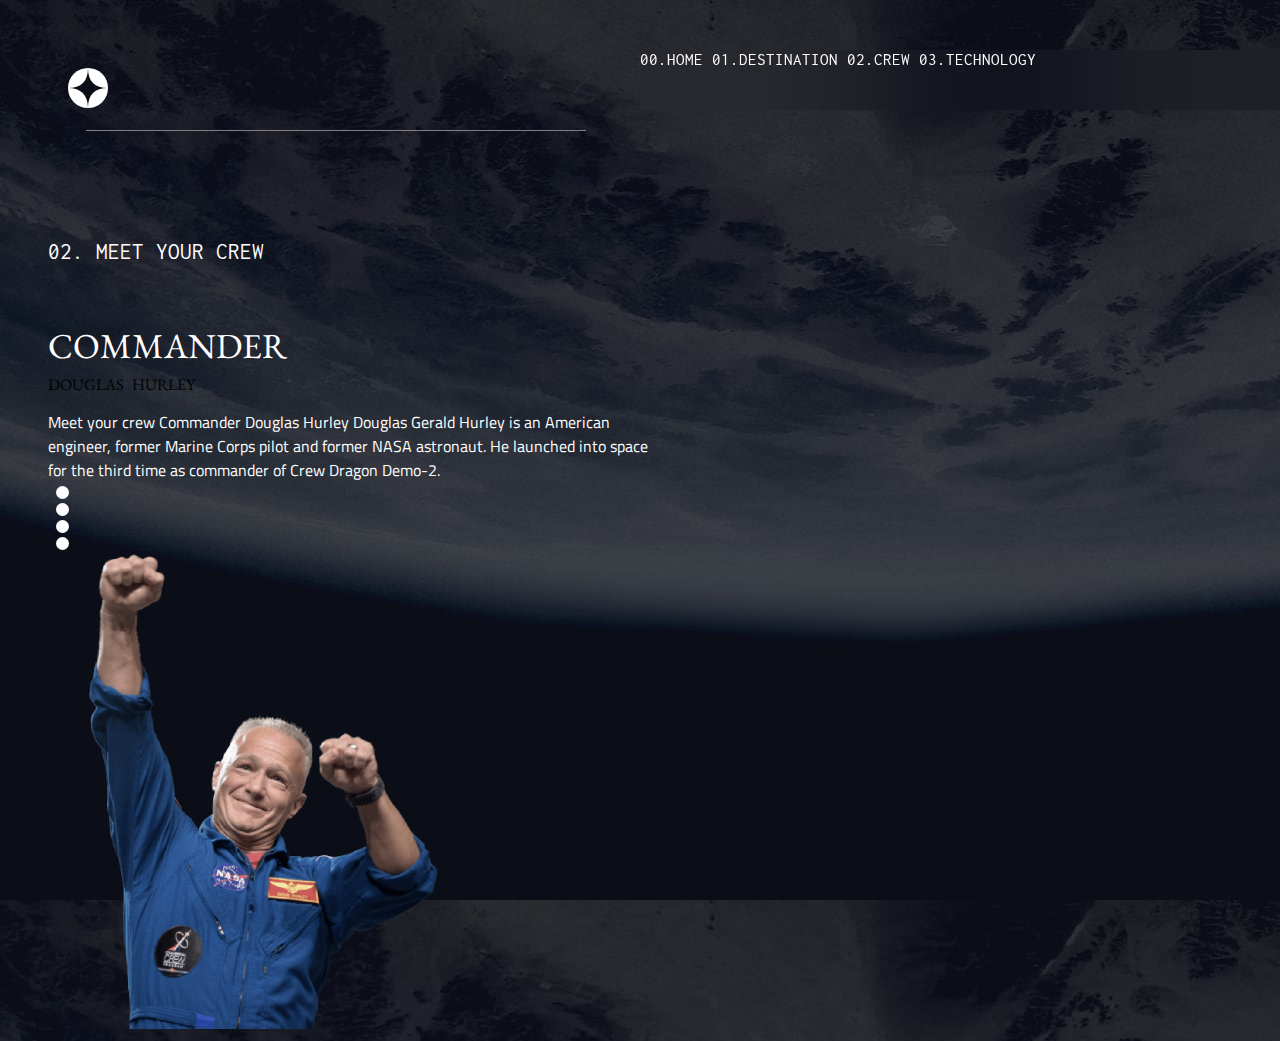
<file: crew-1.html>
<!DOCTYPE html>
<html>
<head>
	<meta charset="utf-8">
	<title>Crew-1</title>
	<link rel="stylesheet" type="text/css" href="crew-1.css">
	<link rel="icon" type="image/css" href="favicon.png">
	<link href="https://cdn.jsdelivr.net/npm/bootstrap@5.1.3/dist/css/bootstrap.min.css" rel="stylesheet" integrity="sha384-1BmE4kWBq78iYhFldvKuhfTAU6auU8tT94WrHftjDbrCEXSU1oBoqyl2QvZ6jIW3" crossorigin="anonymous">

</head>
<body>
	<div class="header d-flex flex-row">
		<div class="img-con">
			<img src="logo.svg" style="width:40px; height: 40px;" class="me-auto">
		</div>
		<div class="hori-cont">
			<div class="hori"></div>
		</div>
		<div href="" onclick="menubar()" class="menu-bar-icon">
			<div></div>
			<div></div>
			<div></div>
		</div>
	</div>
	<div class="navi-bar d-flex justify-content-evenly">
		<a href="index.html" class="navi-but mx-3 ">00.HOME</a>
		<a href="destination-1.html" class="navi-but mx-3">01.DESTINATION</a>			
		<a href="crew-1.html" class="navi-but mx-3 ">02.CREW</a>
		<a href="#" class="navi-but mx-3 ">03.TECHNOLOGY</a>
		
	</div>
	<div class="menu-bar d-flex flex-column">
		<a href="index.html" class="menu-but">00.HOME</a>
		<a href="destination-1.html" class="menu-but">01.DESTINATION</a>			
		<a href="crew-1.html" class="menu-but">02.CREW</a>
		<a href="" class="menu-but">03.TECHNOLOGY</a>
	</div>

	<div class="bod-cont d-flex">
		<div class="crew-text">
			<div class="text-1">02. MEET YOUR CREW</div>
			<div class="text-2">COMMANDER</div>
			<div class="text-3">DOUGLAS&nbsp;&nbsp; HURLEY</div>
			<div class="text-4">Meet your crew Commander Douglas Hurley Douglas Gerald Hurley is an American engineer, former Marine Corps pilot and former NASA astronaut. He launched into space for the third time as commander of Crew Dragon Demo-2.</div>
			<div class="bullets d-flex flex-row justify-content-center my-5">
				<div class="dot" onclick="change(0)"></div>
				<div class="dot" onclick="change(1)"></div>
				<div class="dot" onclick="change(2)"></div>
				<div class="dot" onclick="change(3)"></div>
			</div>
		</div>
		<div class="crew-img">
			<img src="image-crew-1.png">
		</div>
		<div class="crew-text">
			<div class="text-1">02. MEET YOUR CREW</div>
			<div class="text-2">ENGINEER</div>
			<div class="text-3">ANOUSHEH&nbsp;&nbsp; ANSARI</div>
			<div class="text-4">Flight Engineer Anousheh Ansari, Anousheh Ansari is an Iranian American engineer and co-founder of Prodea Systems. Ansari was the fourth self-funded space tourist, the first self-funded woman to fly to the ISS, and the first Iranian in space.</div>
			<div class="bullets d-flex flex-row justify-content-center my-5">
				<div class="dot" onclick="change(0)"></div>
				<div class="dot" onclick="change(1)"></div>
				<div class="dot" onclick="change(2)"></div>
				<div class="dot" onclick="change(3)"></div>
			</div>
		</div>
		<div class="crew-img">
			<img src="image-anousheh-ansari.png">
		</div>
		<div class="crew-text">
			<div class="text-1">02. MEET YOUR CREW</div>
			<div class="text-2">PILOT</div>
			<div class="text-3">VICTOR&nbsp;&nbsp; GLOVER</div>
			<div class="text-4">Pilot Victor Glover Pilot on the first operational flight of the SpaceX Crew Dragon to the International Space Station. Glover is a commander in the U.S. Navy where he pilots an F/A-18.He was a crew member of Expedition 64, and served as a station systems flight engineer.
			</div>
			<div class="bullets d-flex flex-row justify-content-center my-5">
				<div class="dot" onclick="change(0)"></div>
				<div class="dot" onclick="change(1)"></div>
				<div class="dot" onclick="change(2)"></div>
				<div class="dot" onclick="change(3)"></div>
			</div>
		</div>
		<div class="crew-img">
			<img src="image-victor-glover.png">
		</div>
		<div class="crew-text">
			<div class="text-1">02. MEET YOUR CREW</div>
			<div class="text-2">PILOT</div>
			<div class="text-3">MARK&nbsp;&nbsp; SHUTTLEWORTH</div>
			<div class="text-4">Mark Richard Shuttleworth is the founder and CEO of Canonical, the company behind the Linux-based Ubuntu operating system. Shuttleworth became the first South African to travel to space as a space tourist.
			</div>
			<div class="bullets d-flex flex-row justify-content-center my-5">
				<div class="dot" onclick="change(0)"></div>
				<div class="dot" onclick="change(1)"></div>
				<div class="dot" onclick="change(2)"></div>
				<div class="dot" onclick="change(3)"></div>
			</div>
		</div>
		<div class="crew-img">
			<img src="image-mark-shuttleworth.png">
		</div>
	</div>

<script type="text/javascript" src="crew-1.js"></script>
</body>
</html>
</file>
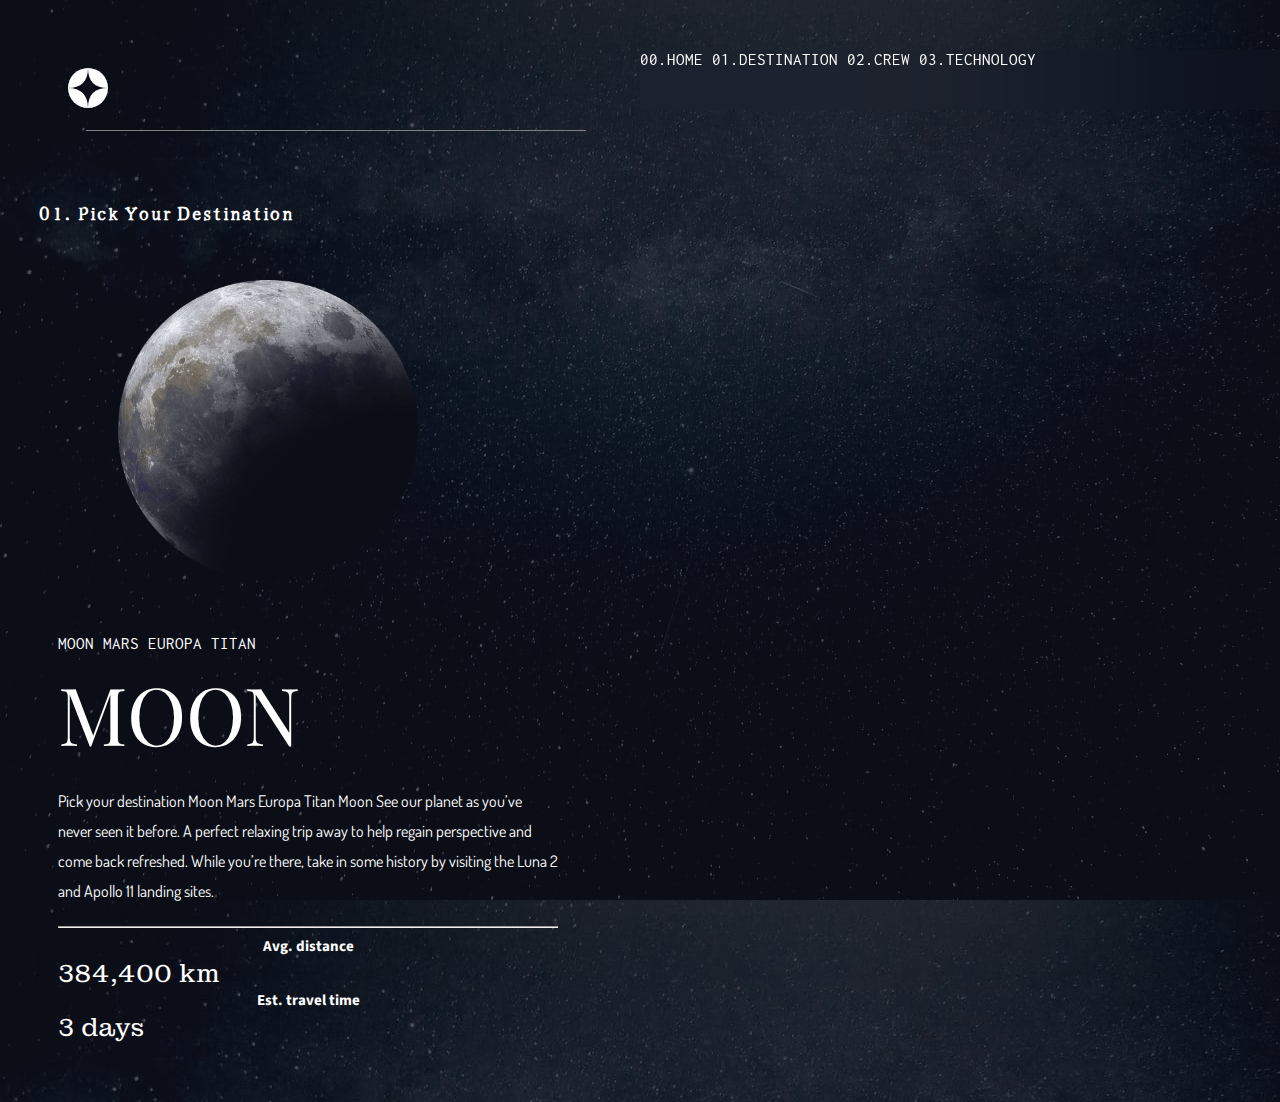
<file: destination-1.html>
<!DOCTYPE html>
<html>
<head>
	<meta charset="utf-8">
	<title>
		destination-moon
	</title>


	<link rel="icon" type="image/css" href="favicon.png">
	<link rel="stylesheet" type="text/css" href="destination-1.css">
	<link href="https://cdn.jsdelivr.net/npm/bootstrap@5.1.3/dist/css/bootstrap.min.css" rel="stylesheet" integrity="sha384-1BmE4kWBq78iYhFldvKuhfTAU6auU8tT94WrHftjDbrCEXSU1oBoqyl2QvZ6jIW3" crossorigin="anonymous">
</head>
<body>
	<div class="header d-flex flex-row">
		<div class="img-con">
			<img src="logo.svg" style="width:40px; height: 40px;" class="me-auto">
		</div>
		<div class="hori-cont">
			<div class="hori"></div>
		</div>
		<div href="" onclick="menubar()" class="menu-bar-icon">
			<div></div>
			<div></div>
			<div></div>
		</div>
	</div>
	<div class="navi-bar d-flex flex-row justify-content-evenly">
		<a href="index.html" class="navi-but mx-3 ">00.HOME</a>
		<a href="destination-1.html"class="navi-but mx-3">01.DESTINATION</a>			
		<a href="crew-1.html" class="navi-but mx-3 ">02.CREW</a>
		<a href="#" class="navi-but mx-3 ">03.TECHNOLOGY</a>
	</div>
	<div class="menu-bar d-flex flex-column">
		<a href="index.html" class="menu-but">00.HOME</a>
		<a href="destination-1.html" class="menu-but">01.DESTINATION</a>			
		<a href="crew-1.html" class="menu-but">02.CREW</a>
		<a href="" class="menu-but">03.TECHNOLOGY</a>
	</div>


	<div class="bod-container d-flex justify-content-center">
		<div class="plan-body d-flex flex-column">
			<h3 class="text-1">01. Pick Your Destination</h3>
			<div class="img-bod">
				<img src="image-moon.png" style="width:300px; height: 300px;">
			</div>
		</div>
		<div class="text-body d-flex flex-column ">
			<div class="navi-bar-plan d-flex flex-row justify-content-between">
				<a href="destination-1.html" class="navi-but-plan me-3">MOON</a>
				<a href="destination-2.html" class="navi-but-plan mx-3">MARS</a>
				<a href="destination-3.html" class="navi-but-plan mx-3">EUROPA</a>
				<a href="destination-4.html" class="navi-but-plan mx-3">TITAN</a>
			</div>
			<div class="plan-name ">MOON</div>
			<div class="plan-text">Pick your destination Moon Mars Europa Titan Moon See our planet as you’ve never seen it before. A perfect relaxing trip away to help regain perspective and come back refreshed. While you’re there, take in some history by visiting the Luna 2 and Apollo 11 landing sites.</div>
			<hr style="color:white;">
			<div class="distance d-flex flex-row">
				<div class="distance-cont">
					<div class="bot-text-1">Avg. distance</div><div class="bot-text-2">384,400 km</div>
				</div>
				<div class="distance-cont">
					<div class="bot-text-1">Est. travel time</div> <div class="bot-text-2">3 days</div>
				</div>
			</div>
		</div>
	</div>

<script type="text/javascript" src="destination-1.js"></script>
</body>
</html>
</file>
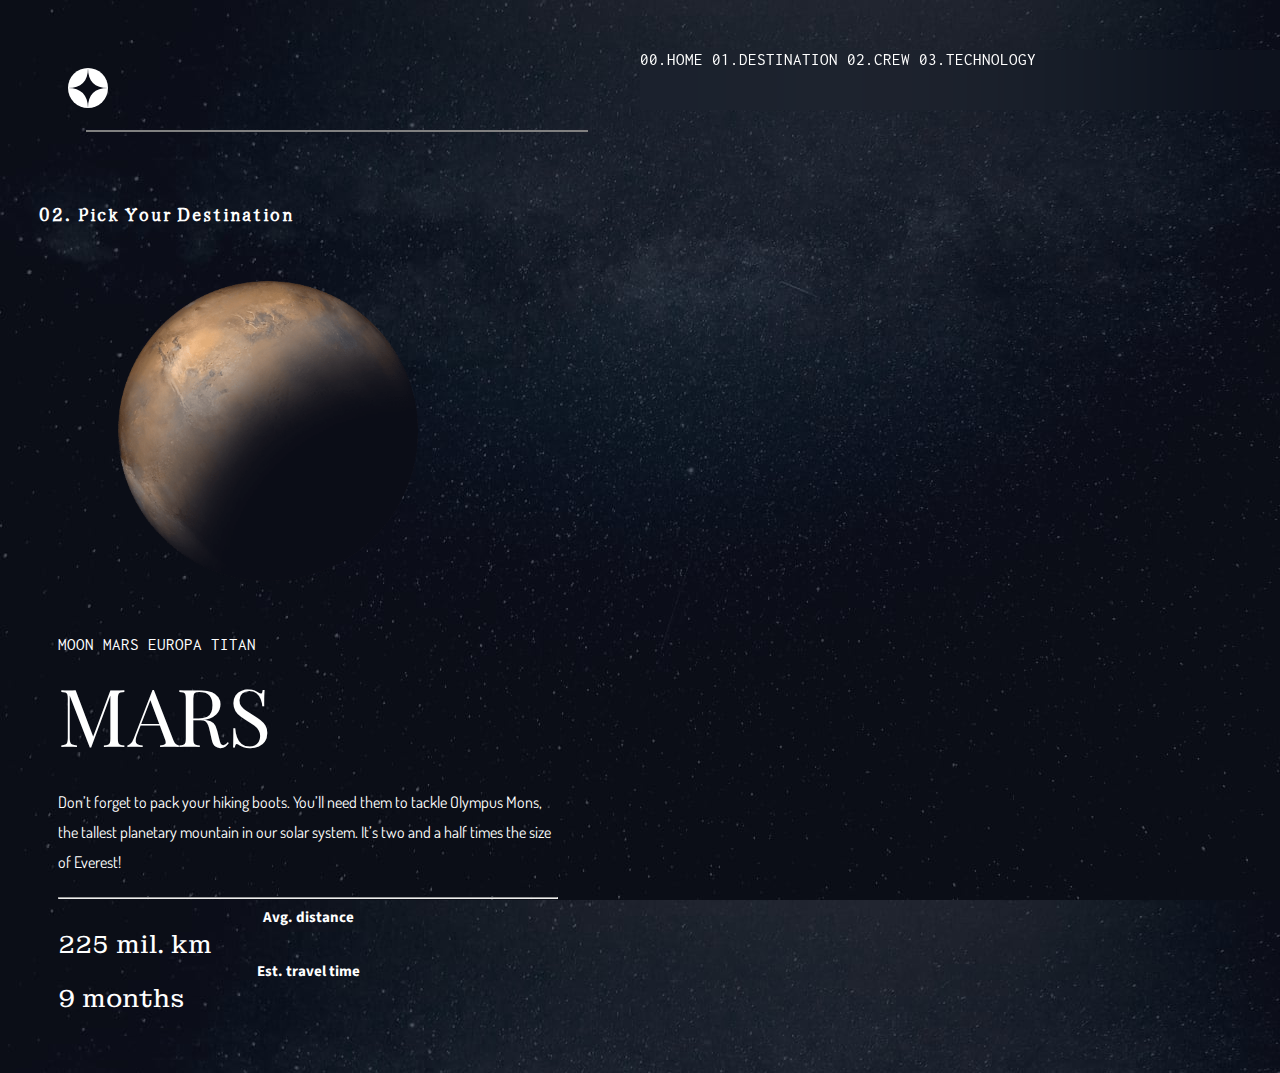
<file: destination-2.html>
<!DOCTYPE html>
<html>
<head>
	<meta charset="utf-8">
	<title>
		destination-mars
	</title>


	<link rel="icon" type="image/css" href="favicon.png">
	<link rel="stylesheet" type="text/css" href="destination-2.css">
	<link href="https://cdn.jsdelivr.net/npm/bootstrap@5.1.3/dist/css/bootstrap.min.css" rel="stylesheet" integrity="sha384-1BmE4kWBq78iYhFldvKuhfTAU6auU8tT94WrHftjDbrCEXSU1oBoqyl2QvZ6jIW3" crossorigin="anonymous">
</head>
<body>
	<div class="header d-flex flex-row justify-content-start">
		<div class="img-con">
			<img src="logo.svg" style="width:40px; height: 40px;" class="me-auto">
		</div>
		<div class="hori-cont">
			<div class="hori"></div>
		</div>
	</div>
	<div class="navi-bar d-flex flex-row justify-content-evenly">
		<a href="index.html" class="navi-but mx-3 ">00.HOME</a>
		<a href="destination-1.html"class="navi-but mx-3">01.DESTINATION</a>			
		<a href="crew-1.html" class="navi-but mx-3 ">02.CREW</a>
		<a href="#" class="navi-but mx-3 ">03.TECHNOLOGY</a>
	</div>


	<div class="bod-container d-flex justify-content-center">
		<div class="plan-body d-flex flex-column">
			<h3 class="text-1">02. Pick Your Destination</h3>
			<div class="img-bod">
				<img src="image-mars.png" style="width:300px; height: 300px;">
			</div>
		</div>
		<div class="text-body d-flex flex-column ">
			<div class="navi-bar-plan d-flex flex-row justify-content-between">
				<a href="destination-1.html" class="navi-but-plan me-3">MOON</a>
				<a href="destination-2.html" class="navi-but-plan mx-3">MARS</a>
				<a href="destination-3.html" class="navi-but-plan mx-3">EUROPA</a>
				<a href="destination-4.html" class="navi-but-plan mx-3">TITAN</a>
			</div>
			<div class="plan-name ">MARS</div>
			<div class="plan-text">Don’t forget to pack your hiking boots. You’ll need them to tackle Olympus Mons, the tallest planetary mountain in our solar system. It’s two and a half times the size of Everest!
			</div>
			<hr style="color:white;">
			<div class="distance d-flex flex-row">
				<div class="distance-cont">
					<div class="bot-text-1">Avg. distance</div><div class="bot-text-2">225 mil. km</div>
				</div>
				<div class="distance-cont">
					<div class="bot-text-1">Est. travel time</div> <div class="bot-text-2">9 months</div>
				</div>
			</div>
		</div>
	</div>


</body>
</html>
</file>
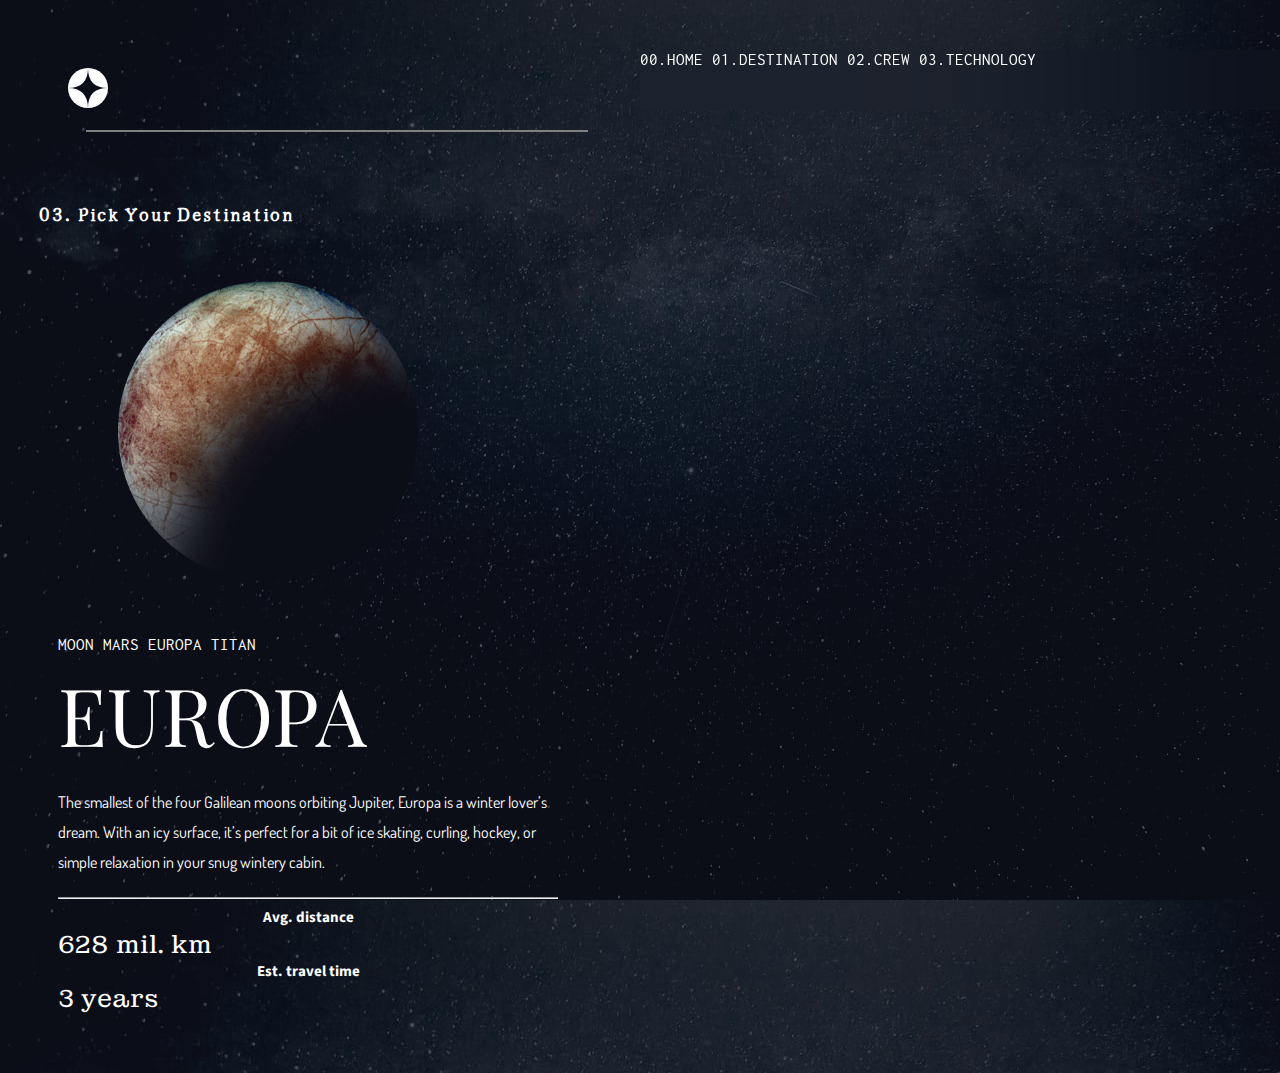
<file: destination-3.html>
<!DOCTYPE html>
<html>
<head>
	<meta charset="utf-8">
	<title>
		destination-europa
	</title>


	<link rel="icon" type="image/css" href="favicon.png">
	<link rel="stylesheet" type="text/css" href="destination-2.css">
	<link href="https://cdn.jsdelivr.net/npm/bootstrap@5.1.3/dist/css/bootstrap.min.css" rel="stylesheet" integrity="sha384-1BmE4kWBq78iYhFldvKuhfTAU6auU8tT94WrHftjDbrCEXSU1oBoqyl2QvZ6jIW3" crossorigin="anonymous">
</head>
<body>
	<div class="header d-flex flex-row justify-content-start">
		<div class="img-con">
			<img src="logo.svg" style="width:40px; height: 40px;" class="me-auto">
		</div>
		<div class="hori-cont">
			<div class="hori"></div>
		</div>
	</div>
	<div class="navi-bar d-flex flex-row justify-content-evenly">
		<a href="index.html" class="navi-but mx-3 ">00.HOME</a>
		<a href="destination-1.html"class="navi-but mx-3">01.DESTINATION</a>			
		<a href="crew-1.html" class="navi-but mx-3 ">02.CREW</a>
		<a href="#" class="navi-but mx-3 ">03.TECHNOLOGY</a>
	</div>


	<div class="bod-container d-flex justify-content-center">
		<div class="plan-body d-flex flex-column">
			<h3 class="text-1">03. Pick Your Destination</h3>
			<div class="img-bod">
				<img src="image-europa.png" style="width:300px; height: 300px;">
			</div>
		</div>
		<div class="text-body d-flex flex-column ">
			<div class="navi-bar-plan d-flex flex-row justify-content-between">
				<a href="destination-1.html" class="navi-but-plan me-3">MOON</a>
				<a href="destination-2.html" class="navi-but-plan mx-3">MARS</a>
				<a href="destination-3.html" class="navi-but-plan mx-3">EUROPA</a>
				<a href="destination-4.html" class="navi-but-plan mx-3">TITAN</a>
			</div>
			<div class="plan-name ">EUROPA</div>
			<div class="plan-text">The smallest of the four Galilean moons orbiting Jupiter, Europa is a winter lover’s dream. With an icy surface, it’s perfect for a bit of ice skating, curling, hockey, or simple relaxation in your snug wintery cabin.
			</div>
			<hr style="color:white;">
			<div class="distance d-flex flex-row">
				<div class="distance-cont">
					<div class="bot-text-1">Avg. distance</div><div class="bot-text-2"> 628 mil. km </div>
				</div>
				<div class="distance-cont">
					<div class="bot-text-1">Est. travel time</div> <div class="bot-text-2">3 years</div>
				</div>
			</div>
		</div>
	</div>


</body>
</html>
</file>
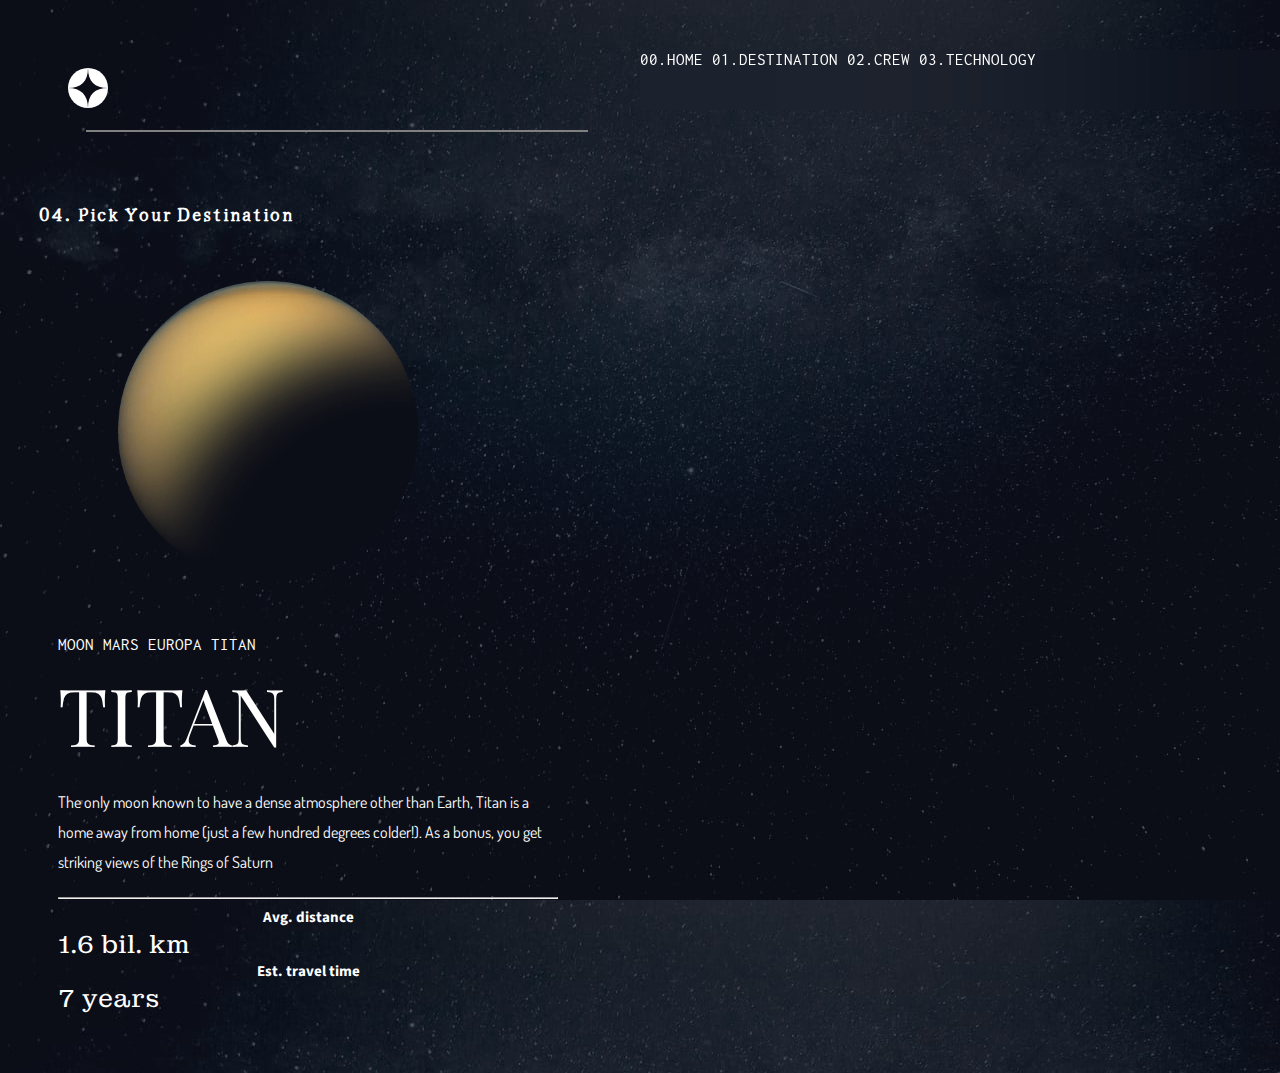
<file: destination-4.html>
<!DOCTYPE html>
<html>
<head>
	<meta charset="utf-8">
	<title>
		destination-europa
	</title>


	<link rel="icon" type="image/css" href="favicon.png">
	<link rel="stylesheet" type="text/css" href="destination-2.css">
	<link href="https://cdn.jsdelivr.net/npm/bootstrap@5.1.3/dist/css/bootstrap.min.css" rel="stylesheet" integrity="sha384-1BmE4kWBq78iYhFldvKuhfTAU6auU8tT94WrHftjDbrCEXSU1oBoqyl2QvZ6jIW3" crossorigin="anonymous">
</head>
<body>
	<div class="header d-flex flex-row justify-content-start">
		<div class="img-con">
			<img src="logo.svg" style="width:40px; height: 40px;" class="me-auto">
		</div>
		<div class="hori-cont">
			<div class="hori"></div>
		</div>
	</div>
	<div class="navi-bar d-flex flex-row justify-content-evenly">
		<a href="index.html" class="navi-but mx-3 ">00.HOME</a>
		<a href="destination-1.html"class="navi-but mx-3">01.DESTINATION</a>			
		<a href="crew-1.html" class="navi-but mx-3 ">02.CREW</a>
		<a href="#" class="navi-but mx-3 ">03.TECHNOLOGY</a>
	</div>


	<div class="bod-container d-flex justify-content-center">
		<div class="plan-body d-flex flex-column">
			<h3 class="text-1">04. Pick Your Destination</h3>
			<div class="img-bod">
				<img src="image-titan.png" style="width:300px; height: 300px;">
			</div>
		</div>
		<div class="text-body d-flex flex-column ">
			<div class="navi-bar-plan d-flex flex-row justify-content-between">
				<a href="destination-1.html" class="navi-but-plan me-3">MOON</a>
				<a href="destination-2.html" class="navi-but-plan mx-3">MARS</a>
				<a href="destination-3.html" class="navi-but-plan mx-3">EUROPA</a>
				<a href="destination-4.html" class="navi-but-plan mx-3">TITAN</a>
			</div>
			<div class="plan-name ">TITAN</div>
			<div class="plan-text"> The only moon known to have a dense atmosphere other than Earth, Titan is a home away from home (just a few hundred degrees colder!). As a bonus, you get striking views of the Rings of Saturn
			</div>
			<hr style="color:white;">
			<div class="distance d-flex flex-row">
				<div class="distance-cont">
					<div class="bot-text-1">Avg. distance</div><div class="bot-text-2">1.6 bil. km </div>
				</div>
				<div class="distance-cont">
					<div class="bot-text-1">Est. travel time</div> <div class="bot-text-2">7 years</div>
				</div>
			</div>
		</div>
	</div>


</body>
</html>
</file>
<file: crew-1.css>
@import url('https://fonts.googleapis.com/css2?family=Playfair+Display&display=swap');
@import url('https://fonts.googleapis.com/css2?family=Inconsolata:wght@200&family=Space+Mono&display=swap');
@import url('https://fonts.googleapis.com/css2?family=Roboto+Slab:wght@100&display=swap');
@import url('https://fonts.googleapis.com/css2?family=EB+Garamond&family=Yuji+Boku&display=swap');
@import url('https://fonts.googleapis.com/css2?family=Open+Sans:wght@300&display=swap');
@import url('https://fonts.googleapis.com/css2?family=Titillium+Web:wght@200&display=swap');


.navi-bar{
	flex-direction: row;
	position: absolute;
	right:0px;
	top:50px;
	height: 60px;
	width: 50%;
	backdrop-filter: blur(70px);
	color: white;
	font-family: 'Inconsolata', monospace;
	font-size: 17px; 
}
.navi-bar a{
	color:inherit;
	text-decoration: none;
}

.navi-bar a:hover{
	color:inherit;
	text-decoration: none;
	border-bottom: white 1px solid;
	
}
.navi-but{
	margin-top:14px;
}
.menu-bar-icon{
	cursor: pointer;
	display: flex;
	flex-direction: column;
	display: none;
}
.menu-bar-icon div{
	border: 2px solid white;
	height:3px;
	width:30px;
	color:white;
	margin:7px;

}
.menu-bar{
	text-align: center;
	backdrop-filter:blur(70px);
	display: none;
	animation-duration:2s; 
	
}
.menu-bar a{
	text-decoration: none;
	color: white;
	margin:10px;
	padding:10px;
	height: 50px;
	display:none;
	animation-duration: 3s;
	animation-fill-mode: forwards;
	opacity:0;
	font-size: 15px;
	color: white;
}
.menu-bar a:hover{
	color: white;
	border: 1px white solid;
} 


.header{
	padding:60px;
	padding-bottom: 30px;
	justify-content: flex-start;

}
.bod-cont{
	flex-direction: row;
}
.header img{
	height: 50px;
}
.hori-cont{
	padding:18px;
}
.hori{
	height: 0px;
	color: grey;
	width:500px;
	border-top:1px grey solid;
}
.crew-text{
	width:600px;
	padding:0px 40px;
	
	display: flex;
	flex-direction: column;
}
.crew-img{
	width: 450px;
	padding: 0px 80px;
	display: none;
}
.crew-img img{
	height:475px;
	width:350px;
}
.text-1{
	font-family: 'Inconsolata', monospace;
	color:white;
	font-size: 23px;
	margin: 60px 0px;
	display: none;
}
.text-2{
	font-family: 'EB Garamond', serif;
	font-size: 35px;
	color: white;
	margin-bottom: 6px;
	font-weight: 100;
	display: none;
}
.text-3{
	font-family: 'EB Garamond', serif;
	margin-bottom: 15px;
	display: none;
}
.text-4{
	color:white;
	font-size: 16px;
	font-family: 'Titillium Web', sans-serif;
	display: none;
}
.dot{
	background-color: white;
	height: 13px;
	width: 13px;
	border-radius: 100%;
	margin:4px 8px;
	cursor: pointer;	
	border:black 3px;
	display: none;
	border-style: none;
}

@keyframes menucont{
	from {height:0px;}
	to {height: 300px;}
}
@keyframes menutab{
	form {opacity:0;}
	to {opacity:1;}
}
@keyframes menucontup{
	from {height:300px;}
	to {height: 0px;}	
}


@media only screen and (min-width: 786px){
	body{
		background-image: url("comp-crew.jpg")
	}
	.bod-cont{
		justify-content: center;
	}
	.menu-bar{
		display: none;
	}
	.menu-bar a{
		display: none;
	}
}

@media only screen and (min-width: 786px) and (max-width:900px){
	.crew-img img{
		height:475px;
		width:320;
		margin-top: 60px;
		padding:0px;

	}
	.bod-cont{
		justify-content: space-evenly;
	}
	.navi-bar{
		font-size: 17px;
		width: 60%;
	}
	.menu-bar{
		display: none;
	}
	.menu-bar a{
		display: none;
	}

}

@media only screen and (min-width:425px) and (max-width: 786px){
	.bod-cont{
		flex-direction: column;
		align-items: center;
	}
	.crew-text{
		width: 100%;
		
	}
	body{
		background-image: url("background-crew-tablet.jpg")
	}
	.crew-img{
		width: 100%;
		text-align: center;
	}
	.crew-img img{
		height: 400px;

	}
	.navi-bar{
		font-size: 15px;
		display: none;
		backdrop-filter: blur(0px);
		width:0px;
	}
	.navi-but{
		display: none;
	}
	
	.hori{
		display: none;
	}
	.header{
		justify-content: space-between;
	}
	.menu-bar-icon{
		display: block;
	}
	.text-1{
		text-align: center;
		margin-bottom: 40px;
		margin-top: 30px;
	}
	.text-2{
		text-align: center;
	}
	.text-3{
		text-align: center;
		margin-bottom: 10px;
	}
	

}
</file>
<file: destination-1.css>
@import url('https://fonts.googleapis.com/css2?family=Playfair+Display&display=swap');
@import url('https://fonts.googleapis.com/css2?family=Inconsolata:wght@200&family=Space+Mono&display=swap');
@import url('https://fonts.googleapis.com/css2?family=Roboto+Slab:wght@100&display=swap');
@import url('https://fonts.googleapis.com/css2?family=Yuji+Syuku&display=swap');
@import url('https://fonts.googleapis.com/css2?family=Playfair+Display&display=swap');
@import url('https://fonts.googleapis.com/css2?family=Dosis:wght@200&display=swap');
@import url('https://fonts.googleapis.com/css2?family=Source+Sans+Pro:wght@200&display=swap');
@import url('https://fonts.googleapis.com/css2?family=Montagu+Slab:wght@100&display=swap');



.navi-bar a{
	color:inherit;
	text-decoration: none;
}

.navi-bar a:hover{
	color:inherit;
	text-decoration: none;
	border-bottom: white 1px solid;
}
.
.sample-color{
	background-color: red;
}
.navi-bar{
	position: absolute;
	right:0px;
	top:50px;
	height: 60px;
	backdrop-filter: blur(70px);
	color: white;
	font-family: 'Inconsolata', monospace;
	font-size: 17px;
	width: 50%;
}
.navi-bar-plan{
	height:25px;
	width:50%;
	color: white;
	font-family: 'Inconsolata', monospace;
	font-size:17px;
}
.navi-bar-plan a{
	color:inherit;
	text-decoration: none;
}

.navi-bar-plan a:hover{
	color:inherit;
	text-decoration: none;
	border-bottom: white 1px solid;
}

.navi-but{
	margin-top:14px;
}
.menu-bar-icon{
	cursor: pointer;
	display: flex;
	flex-direction: column;
	display: none;
}
.menu-bar-icon div{
	border: 2px solid white;
	height:3px;
	width:30px;
	color:white;
	margin:7px;

}
.menu-bar{
	text-align: center;
	backdrop-filter:blur(70px);
	display: none;
	animation-duration:2s; 
	
}
.menu-bar a{
	text-decoration: none;
	color: white;
	margin:10px;
	padding:10px;
	height: 50px;
	display:none;
	animation-duration: 3s;
	animation-fill-mode: forwards;
	opacity:0;

}
.menu-bar a:hover{
	color: white;
	border: 1px white solid;
} 
.header img{
	height: 50px;
}
.hori-cont{
	padding:18px;
}
.header{
	padding:60px;
	padding-bottom:30px;
	justify-content: flex-start;

}
.hori{
	height: 0px;
	color: grey;
	width:500px;
	border-top:0.1px grey solid;
}

.bod-container{
	flex-direction: row;
}
.plan-body{
	width:500px;
	margin-left: 30px;

}
.img-bod{
	padding-left:80px;
	padding-top: 40px;
}

.text-body{
	width:500px;
	padding:50px;
}
.text-1{
	color:white;
	font-family: 'Yuji Syuku', serif;
	margin-bottom:15px;
}
.plan-name{
	color:white;
	font-family: 'Playfair Display', serif;
	font-size:80px;
	
}
.plan-text{
	color:white;
	font-family: 'Dosis', sans-serif;
	line-height: 30px;
	margin: 20px 0px;
}
.distance{
	justify-content: space-around;
}
.bot-text-1{

	text-align: center;
	font-size: 15px;
	color:white;
	font-weight: bold;
	font-family: 'Source Sans Pro', sans-serif;
}
.bot-text-2{
	color:white;
	font-size: 25px;
	font-family: 'Montagu Slab', serif;
}


@keyframes menucont{
	from {height:0px;}
	to {height: 300px;}
}
@keyframes menutab{
	form {opacity:0;}
	to {opacity:1;}
}
@keyframes movetextdown{
	from {top:130px;}
	to {top:430px;}
}
@keyframes movetextup{
	from {top:430px;}
	to {top:130px;}
}
@keyframes menucontup{
	from {height:300px;}
	to {height: 0px;}
}





























@media (min-width: 786px){
	body{
		background-image: url("background-destination-comp.jpg")
	}
}

@media (min-width:786px) and (max-width: 950px){
	
	.navi-bar{
	padding-top: 5px;
	height: 60px;
	width: 60%;
	backdrop-filter: blur(70px);
	color: white;
	font-family: 'Inconsolata', monospace;
	font-size: 17px;
}

}
@media only screen and (min-width:425px) and (max-width:786px){
	.navi-bar{
		font-size: 15px;
		display: none;
		backdrop-filter: blur(0px);
		width:0px;
	}
	.navi-but{
		display: none;
	}
	.header{
		justify-content: space-between;
	}


	.navi-bar-plan{
		margin:20px auto 0px auto;
	}
	.hori-cont{
		display: none;
	}
	body{
		background-image: url("background-destination-tablet.jpg")
	}
	.bod-container{
		flex-direction: column;
		align-items: center;
		margin-top: 30px;
	}
	.text-body{
		padding: 20px;
	}
	.menu-bar-icon{
		display: block;
	}
	.text-1{
		position: absolute;
		top:130px;
		left:30px;
		
		animation-duration: 2s;
		animation-fill-mode: forwards;

	}
	.plan-name{
		text-align:center;
	}

}
</file>
<file: destination-2.css>
@import url('https://fonts.googleapis.com/css2?family=Playfair+Display&display=swap');
@import url('https://fonts.googleapis.com/css2?family=Inconsolata:wght@200&family=Space+Mono&display=swap');
@import url('https://fonts.googleapis.com/css2?family=Roboto+Slab:wght@100&display=swap');
@import url('https://fonts.googleapis.com/css2?family=Yuji+Syuku&display=swap');
@import url('https://fonts.googleapis.com/css2?family=Playfair+Display&display=swap');
@import url('https://fonts.googleapis.com/css2?family=Dosis:wght@200&display=swap');
@import url('https://fonts.googleapis.com/css2?family=Source+Sans+Pro:wght@200&display=swap');
@import url('https://fonts.googleapis.com/css2?family=Montagu+Slab:wght@100&display=swap');



.navi-bar a{
	color:inherit;
	text-decoration: none;
}

.navi-bar a:hover{
	color:inherit;
	text-decoration: none;
	border-bottom: white 1px solid;
}
.
.sample-color{
	background-color: red;
}
.navi-bar{
	position: absolute;
	right:0px;
	top:50px;
	height: 60px;
	backdrop-filter: blur(70px);
	color: white;
	font-family: 'Inconsolata', monospace;
	font-size: 17px;
	width: 50%;
}
.navi-bar-plan{
	height:25px;
	width:50%;
	color: white;
	font-family: 'Inconsolata', monospace;
	font-size:17px;
}
.navi-bar-plan a{
	color:inherit;
	text-decoration: none;
}

.navi-bar-plan a:hover{
	color:inherit;
	text-decoration: none;
	border-bottom: white 1px solid;
}

.navi-but{
	margin-top:14px;
}
.header img{
	height: 50px;
}
.hori-cont{
	padding:18px;
}
.header{
	padding:60px;
	padding-bottom:30px;

}
.hori{
	height: 0px;
	color: grey;
	width:500px;
	border:0.1px grey solid;
}

.bod-container{
	flex-direction: row;
}
.plan-body{
	width:500px;
	margin-left: 30px;

}
.img-bod{
	padding-left:80px;
	padding-top: 40px;
}

.text-body{
	width:500px;
	padding:50px;
}
.text-1{
	color:white;
	font-family: 'Yuji Syuku', serif;
	margin-bottom:15px;
}
.plan-name{
	color:white;
	font-family: 'Playfair Display', serif;
	font-size:80px;
	
}
.plan-text{
	color:white;
	font-family: 'Dosis', sans-serif;
	line-height: 30px;
	margin: 20px 0px;
}
.distance{
	justify-content: space-around;
}
.bot-text-1{

	text-align: center;
	font-size: 15px;
	color:white;
	font-weight: bold;
	font-family: 'Source Sans Pro', sans-serif;
}
.bot-text-2{
	color:white;
	font-size: 25px;
	font-family: 'Montagu Slab', serif;
}



























@media (min-width: 786px){
	body{
		background-image: url("background-destination-comp.jpg")
	}
}

@media (min-width:786px) and (max-width: 950px){
	
	.navi-bar{
	padding-top: 5px;
	height: 60px;
	width: 60%;
	backdrop-filter: blur(70px);
	color: white;
	font-family: 'Inconsolata', monospace;
	font-size: 17px;
}

}
@media (max-width:786px){
	.navi-bar{
		padding-top: 5px;
		height: 60px;
		width: 70%;
		backdrop-filter: blur(70px);
		color: white;
		font-family: 'Inconsolata', monospace;
		font-size: 15px;
	}
	.navi-bar-plan{
		margin:20px auto 0px auto;
	}
	.hori-cont{
		display: none;
	}
	body{
		background-image: url("background-destination-tablet.jpg")
	}
	.bod-container{
		flex-direction: column;
		align-items: center;
		margin-top: 30px;
	}
	.text-body{
		padding: 20px;
		
		
	}
	.text-1{
		position: absolute;
		top:130px;
		left:30px;

	}
	.plan-name{
		text-align:center;
	}

}
</file>
